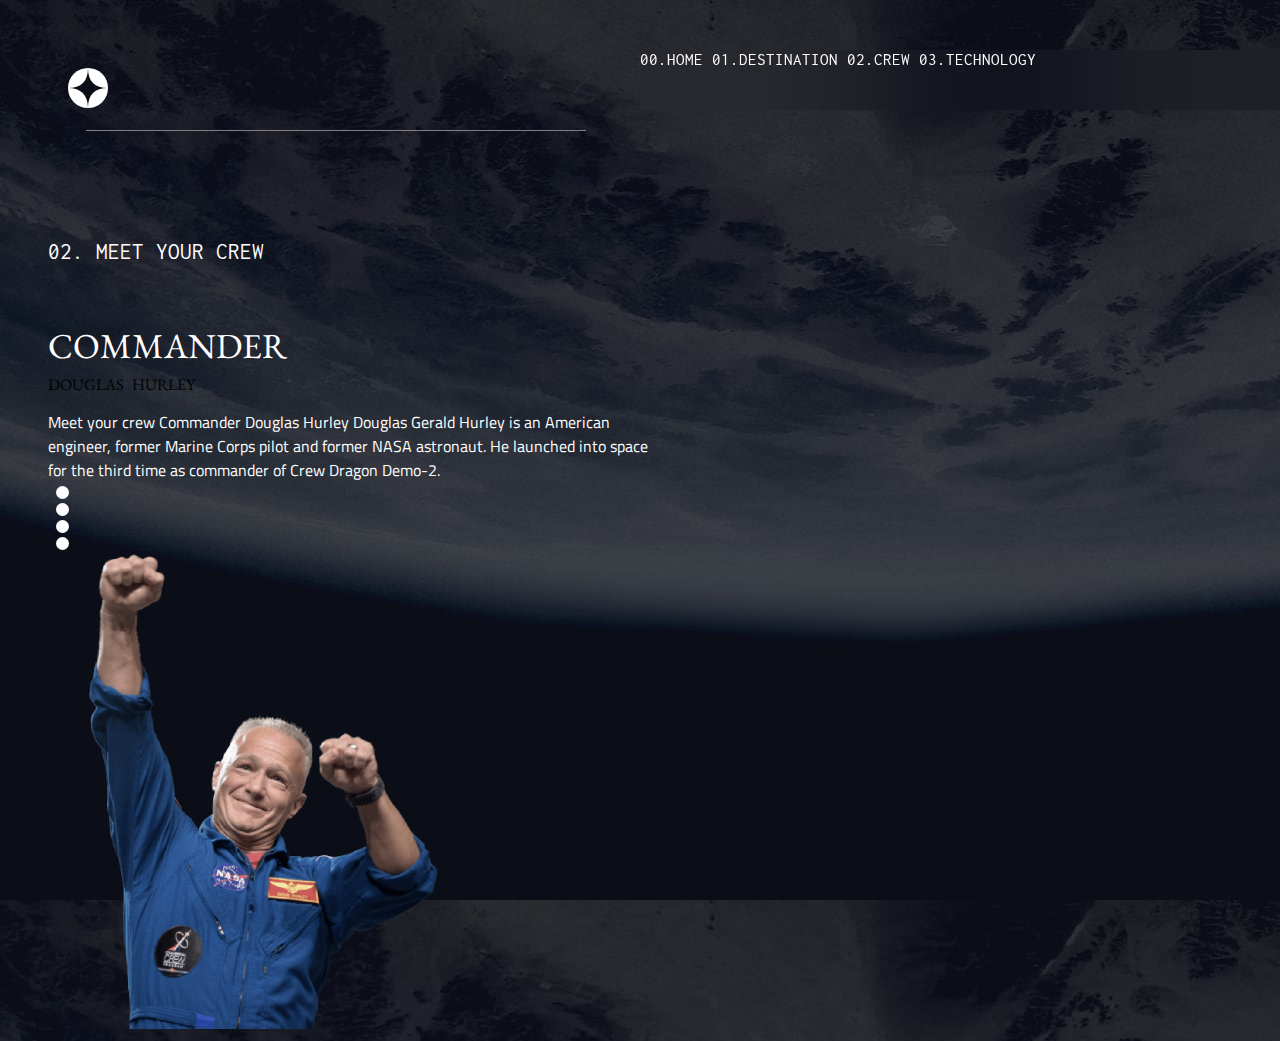
<file: crew-1.html>
<!DOCTYPE html>
<html>
<head>
	<meta charset="utf-8">
	<title>Crew-1</title>
	<link rel="stylesheet" type="text/css" href="crew-1.css">
	<link rel="icon" type="image/css" href="favicon.png">
	<link href="https://cdn.jsdelivr.net/npm/bootstrap@5.1.3/dist/css/bootstrap.min.css" rel="stylesheet" integrity="sha384-1BmE4kWBq78iYhFldvKuhfTAU6auU8tT94WrHftjDbrCEXSU1oBoqyl2QvZ6jIW3" crossorigin="anonymous">

</head>
<body>
	<div class="header d-flex flex-row">
		<div class="img-con">
			<img src="logo.svg" style="width:40px; height: 40px;" class="me-auto">
		</div>
		<div class="hori-cont">
			<div class="hori"></div>
		</div>
		<div href="" onclick="menubar()" class="menu-bar-icon">
			<div></div>
			<div></div>
			<div></div>
		</div>
	</div>
	<div class="navi-bar d-flex justify-content-evenly">
		<a href="index.html" class="navi-but mx-3 ">00.HOME</a>
		<a href="destination-1.html" class="navi-but mx-3">01.DESTINATION</a>			
		<a href="crew-1.html" class="navi-but mx-3 ">02.CREW</a>
		<a href="#" class="navi-but mx-3 ">03.TECHNOLOGY</a>
		
	</div>
	<div class="menu-bar d-flex flex-column">
		<a href="index.html" class="menu-but">00.HOME</a>
		<a href="destination-1.html" class="menu-but">01.DESTINATION</a>			
		<a href="crew-1.html" class="menu-but">02.CREW</a>
		<a href="" class="menu-but">03.TECHNOLOGY</a>
	</div>

	<div class="bod-cont d-flex">
		<div class="crew-text">
			<div class="text-1">02. MEET YOUR CREW</div>
			<div class="text-2">COMMANDER</div>
			<div class="text-3">DOUGLAS&nbsp;&nbsp; HURLEY</div>
			<div class="text-4">Meet your crew Commander Douglas Hurley Douglas Gerald Hurley is an American engineer, former Marine Corps pilot and former NASA astronaut. He launched into space for the third time as commander of Crew Dragon Demo-2.</div>
			<div class="bullets d-flex flex-row justify-content-center my-5">
				<div class="dot" onclick="change(0)"></div>
				<div class="dot" onclick="change(1)"></div>
				<div class="dot" onclick="change(2)"></div>
				<div class="dot" onclick="change(3)"></div>
			</div>
		</div>
		<div class="crew-img">
			<img src="image-crew-1.png">
		</div>
		<div class="crew-text">
			<div class="text-1">02. MEET YOUR CREW</div>
			<div class="text-2">ENGINEER</div>
			<div class="text-3">ANOUSHEH&nbsp;&nbsp; ANSARI</div>
			<div class="text-4">Flight Engineer Anousheh Ansari, Anousheh Ansari is an Iranian American engineer and co-founder of Prodea Systems. Ansari was the fourth self-funded space tourist, the first self-funded woman to fly to the ISS, and the first Iranian in space.</div>
			<div class="bullets d-flex flex-row justify-content-center my-5">
				<div class="dot" onclick="change(0)"></div>
				<div class="dot" onclick="change(1)"></div>
				<div class="dot" onclick="change(2)"></div>
				<div class="dot" onclick="change(3)"></div>
			</div>
		</div>
		<div class="crew-img">
			<img src="image-anousheh-ansari.png">
		</div>
		<div class="crew-text">
			<div class="text-1">02. MEET YOUR CREW</div>
			<div class="text-2">PILOT</div>
			<div class="text-3">VICTOR&nbsp;&nbsp; GLOVER</div>
			<div class="text-4">Pilot Victor Glover Pilot on the first operational flight of the SpaceX Crew Dragon to the International Space Station. Glover is a commander in the U.S. Navy where he pilots an F/A-18.He was a crew member of Expedition 64, and served as a station systems flight engineer.
			</div>
			<div class="bullets d-flex flex-row justify-content-center my-5">
				<div class="dot" onclick="change(0)"></div>
				<div class="dot" onclick="change(1)"></div>
				<div class="dot" onclick="change(2)"></div>
				<div class="dot" onclick="change(3)"></div>
			</div>
		</div>
		<div class="crew-img">
			<img src="image-victor-glover.png">
		</div>
		<div class="crew-text">
			<div class="text-1">02. MEET YOUR CREW</div>
			<div class="text-2">PILOT</div>
			<div class="text-3">MARK&nbsp;&nbsp; SHUTTLEWORTH</div>
			<div class="text-4">Mark Richard Shuttleworth is the founder and CEO of Canonical, the company behind the Linux-based Ubuntu operating system. Shuttleworth became the first South African to travel to space as a space tourist.
			</div>
			<div class="bullets d-flex flex-row justify-content-center my-5">
				<div class="dot" onclick="change(0)"></div>
				<div class="dot" onclick="change(1)"></div>
				<div class="dot" onclick="change(2)"></div>
				<div class="dot" onclick="change(3)"></div>
			</div>
		</div>
		<div class="crew-img">
			<img src="image-mark-shuttleworth.png">
		</div>
	</div>

<script type="text/javascript" src="crew-1.js"></script>
</body>
</html>
</file>
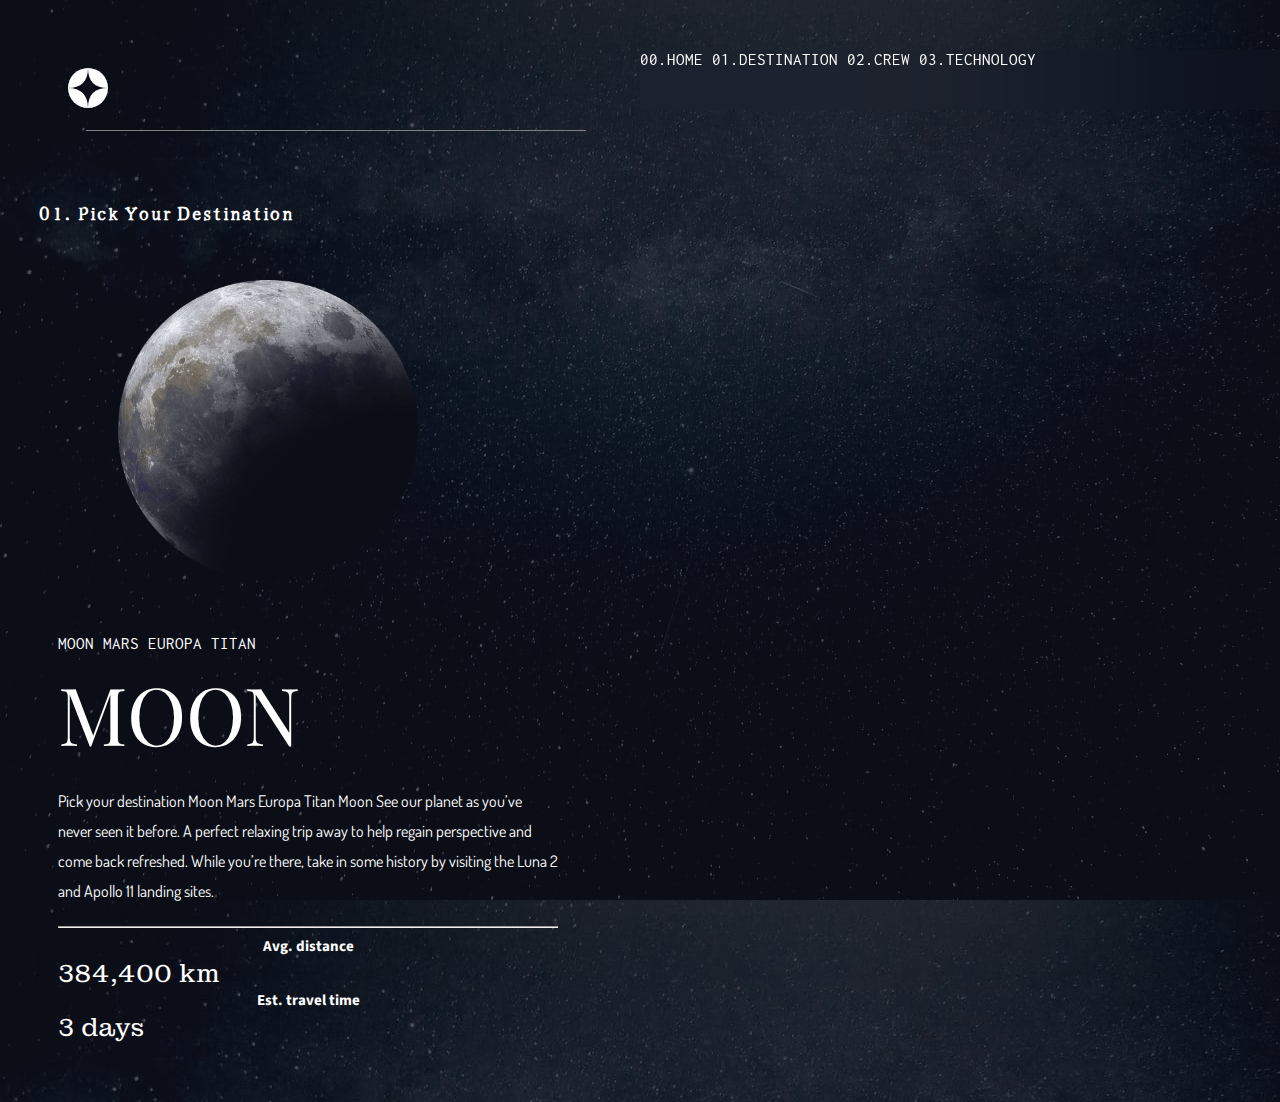
<file: destination-1.html>
<!DOCTYPE html>
<html>
<head>
	<meta charset="utf-8">
	<title>
		destination-moon
	</title>


	<link rel="icon" type="image/css" href="favicon.png">
	<link rel="stylesheet" type="text/css" href="destination-1.css">
	<link href="https://cdn.jsdelivr.net/npm/bootstrap@5.1.3/dist/css/bootstrap.min.css" rel="stylesheet" integrity="sha384-1BmE4kWBq78iYhFldvKuhfTAU6auU8tT94WrHftjDbrCEXSU1oBoqyl2QvZ6jIW3" crossorigin="anonymous">
</head>
<body>
	<div class="header d-flex flex-row">
		<div class="img-con">
			<img src="logo.svg" style="width:40px; height: 40px;" class="me-auto">
		</div>
		<div class="hori-cont">
			<div class="hori"></div>
		</div>
		<div href="" onclick="menubar()" class="menu-bar-icon">
			<div></div>
			<div></div>
			<div></div>
		</div>
	</div>
	<div class="navi-bar d-flex flex-row justify-content-evenly">
		<a href="index.html" class="navi-but mx-3 ">00.HOME</a>
		<a href="destination-1.html"class="navi-but mx-3">01.DESTINATION</a>			
		<a href="crew-1.html" class="navi-but mx-3 ">02.CREW</a>
		<a href="#" class="navi-but mx-3 ">03.TECHNOLOGY</a>
	</div>
	<div class="menu-bar d-flex flex-column">
		<a href="index.html" class="menu-but">00.HOME</a>
		<a href="destination-1.html" class="menu-but">01.DESTINATION</a>			
		<a href="crew-1.html" class="menu-but">02.CREW</a>
		<a href="" class="menu-but">03.TECHNOLOGY</a>
	</div>


	<div class="bod-container d-flex justify-content-center">
		<div class="plan-body d-flex flex-column">
			<h3 class="text-1">01. Pick Your Destination</h3>
			<div class="img-bod">
				<img src="image-moon.png" style="width:300px; height: 300px;">
			</div>
		</div>
		<div class="text-body d-flex flex-column ">
			<div class="navi-bar-plan d-flex flex-row justify-content-between">
				<a href="destination-1.html" class="navi-but-plan me-3">MOON</a>
				<a href="destination-2.html" class="navi-but-plan mx-3">MARS</a>
				<a href="destination-3.html" class="navi-but-plan mx-3">EUROPA</a>
				<a href="destination-4.html" class="navi-but-plan mx-3">TITAN</a>
			</div>
			<div class="plan-name ">MOON</div>
			<div class="plan-text">Pick your destination Moon Mars Europa Titan Moon See our planet as you’ve never seen it before. A perfect relaxing trip away to help regain perspective and come back refreshed. While you’re there, take in some history by visiting the Luna 2 and Apollo 11 landing sites.</div>
			<hr style="color:white;">
			<div class="distance d-flex flex-row">
				<div class="distance-cont">
					<div class="bot-text-1">Avg. distance</div><div class="bot-text-2">384,400 km</div>
				</div>
				<div class="distance-cont">
					<div class="bot-text-1">Est. travel time</div> <div class="bot-text-2">3 days</div>
				</div>
			</div>
		</div>
	</div>

<script type="text/javascript" src="destination-1.js"></script>
</body>
</html>
</file>
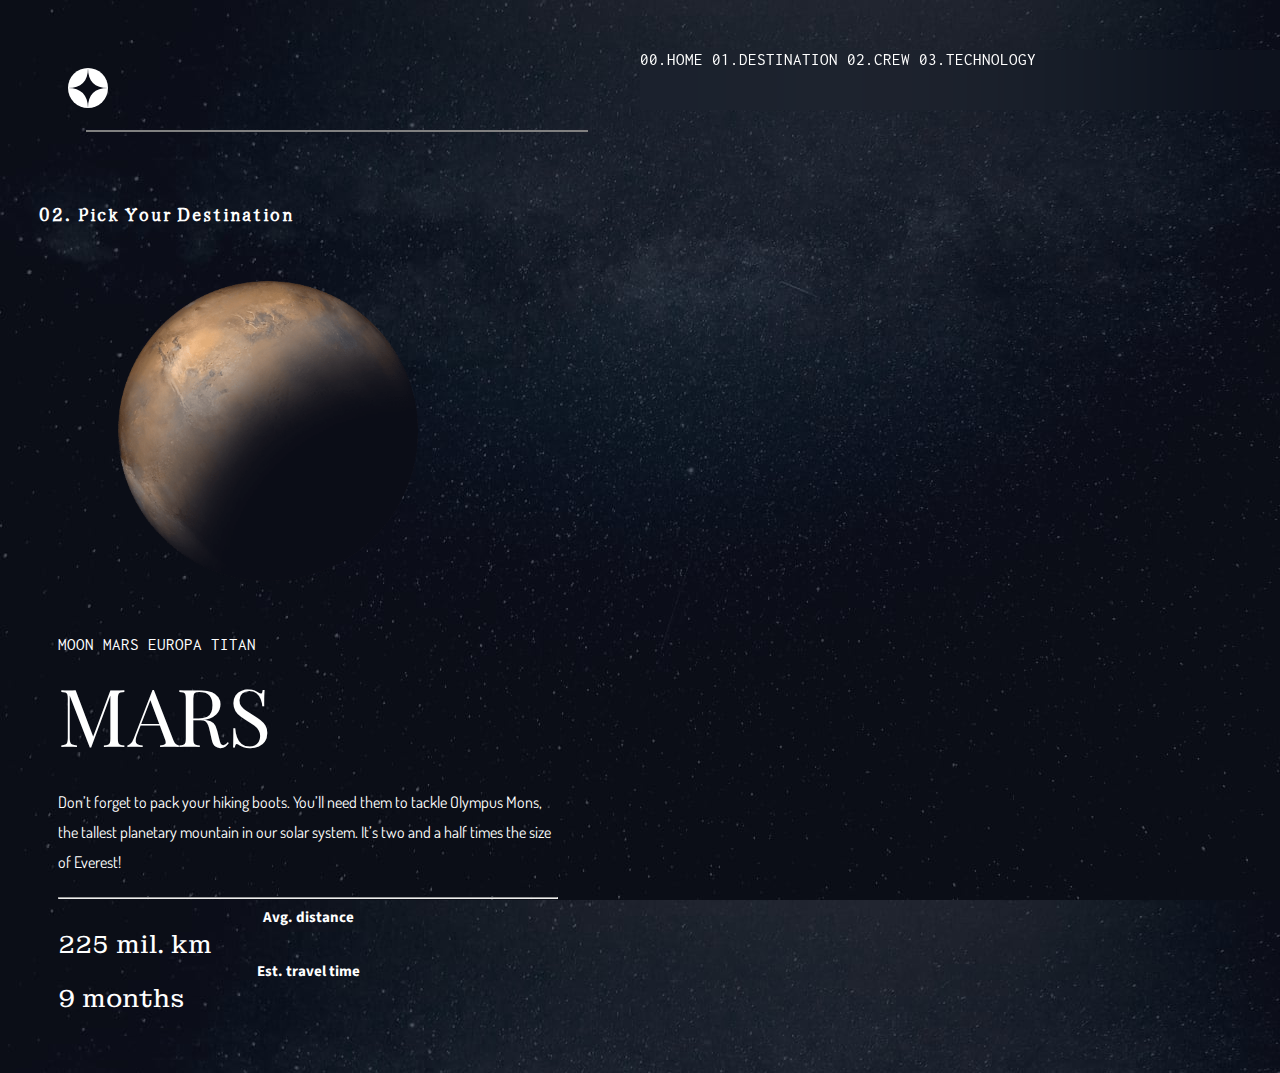
<file: destination-2.html>
<!DOCTYPE html>
<html>
<head>
	<meta charset="utf-8">
	<title>
		destination-mars
	</title>


	<link rel="icon" type="image/css" href="favicon.png">
	<link rel="stylesheet" type="text/css" href="destination-2.css">
	<link href="https://cdn.jsdelivr.net/npm/bootstrap@5.1.3/dist/css/bootstrap.min.css" rel="stylesheet" integrity="sha384-1BmE4kWBq78iYhFldvKuhfTAU6auU8tT94WrHftjDbrCEXSU1oBoqyl2QvZ6jIW3" crossorigin="anonymous">
</head>
<body>
	<div class="header d-flex flex-row justify-content-start">
		<div class="img-con">
			<img src="logo.svg" style="width:40px; height: 40px;" class="me-auto">
		</div>
		<div class="hori-cont">
			<div class="hori"></div>
		</div>
	</div>
	<div class="navi-bar d-flex flex-row justify-content-evenly">
		<a href="index.html" class="navi-but mx-3 ">00.HOME</a>
		<a href="destination-1.html"class="navi-but mx-3">01.DESTINATION</a>			
		<a href="crew-1.html" class="navi-but mx-3 ">02.CREW</a>
		<a href="#" class="navi-but mx-3 ">03.TECHNOLOGY</a>
	</div>


	<div class="bod-container d-flex justify-content-center">
		<div class="plan-body d-flex flex-column">
			<h3 class="text-1">02. Pick Your Destination</h3>
			<div class="img-bod">
				<img src="image-mars.png" style="width:300px; height: 300px;">
			</div>
		</div>
		<div class="text-body d-flex flex-column ">
			<div class="navi-bar-plan d-flex flex-row justify-content-between">
				<a href="destination-1.html" class="navi-but-plan me-3">MOON</a>
				<a href="destination-2.html" class="navi-but-plan mx-3">MARS</a>
				<a href="destination-3.html" class="navi-but-plan mx-3">EUROPA</a>
				<a href="destination-4.html" class="navi-but-plan mx-3">TITAN</a>
			</div>
			<div class="plan-name ">MARS</div>
			<div class="plan-text">Don’t forget to pack your hiking boots. You’ll need them to tackle Olympus Mons, the tallest planetary mountain in our solar system. It’s two and a half times the size of Everest!
			</div>
			<hr style="color:white;">
			<div class="distance d-flex flex-row">
				<div class="distance-cont">
					<div class="bot-text-1">Avg. distance</div><div class="bot-text-2">225 mil. km</div>
				</div>
				<div class="distance-cont">
					<div class="bot-text-1">Est. travel time</div> <div class="bot-text-2">9 months</div>
				</div>
			</div>
		</div>
	</div>


</body>
</html>
</file>
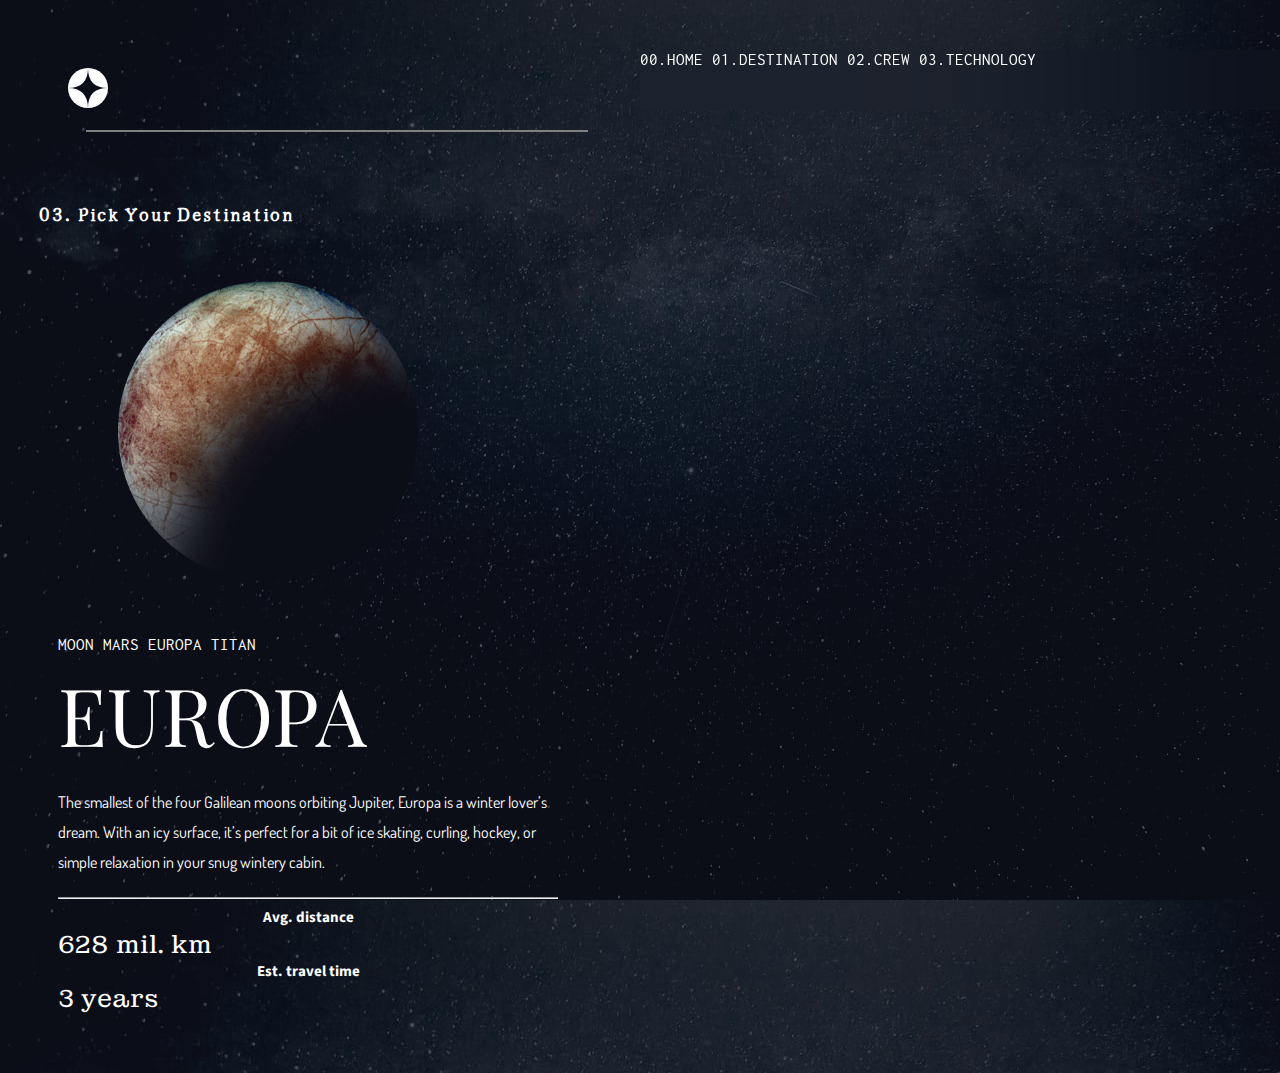
<file: destination-3.html>
<!DOCTYPE html>
<html>
<head>
	<meta charset="utf-8">
	<title>
		destination-europa
	</title>


	<link rel="icon" type="image/css" href="favicon.png">
	<link rel="stylesheet" type="text/css" href="destination-2.css">
	<link href="https://cdn.jsdelivr.net/npm/bootstrap@5.1.3/dist/css/bootstrap.min.css" rel="stylesheet" integrity="sha384-1BmE4kWBq78iYhFldvKuhfTAU6auU8tT94WrHftjDbrCEXSU1oBoqyl2QvZ6jIW3" crossorigin="anonymous">
</head>
<body>
	<div class="header d-flex flex-row justify-content-start">
		<div class="img-con">
			<img src="logo.svg" style="width:40px; height: 40px;" class="me-auto">
		</div>
		<div class="hori-cont">
			<div class="hori"></div>
		</div>
	</div>
	<div class="navi-bar d-flex flex-row justify-content-evenly">
		<a href="index.html" class="navi-but mx-3 ">00.HOME</a>
		<a href="destination-1.html"class="navi-but mx-3">01.DESTINATION</a>			
		<a href="crew-1.html" class="navi-but mx-3 ">02.CREW</a>
		<a href="#" class="navi-but mx-3 ">03.TECHNOLOGY</a>
	</div>


	<div class="bod-container d-flex justify-content-center">
		<div class="plan-body d-flex flex-column">
			<h3 class="text-1">03. Pick Your Destination</h3>
			<div class="img-bod">
				<img src="image-europa.png" style="width:300px; height: 300px;">
			</div>
		</div>
		<div class="text-body d-flex flex-column ">
			<div class="navi-bar-plan d-flex flex-row justify-content-between">
				<a href="destination-1.html" class="navi-but-plan me-3">MOON</a>
				<a href="destination-2.html" class="navi-but-plan mx-3">MARS</a>
				<a href="destination-3.html" class="navi-but-plan mx-3">EUROPA</a>
				<a href="destination-4.html" class="navi-but-plan mx-3">TITAN</a>
			</div>
			<div class="plan-name ">EUROPA</div>
			<div class="plan-text">The smallest of the four Galilean moons orbiting Jupiter, Europa is a winter lover’s dream. With an icy surface, it’s perfect for a bit of ice skating, curling, hockey, or simple relaxation in your snug wintery cabin.
			</div>
			<hr style="color:white;">
			<div class="distance d-flex flex-row">
				<div class="distance-cont">
					<div class="bot-text-1">Avg. distance</div><div class="bot-text-2"> 628 mil. km </div>
				</div>
				<div class="distance-cont">
					<div class="bot-text-1">Est. travel time</div> <div class="bot-text-2">3 years</div>
				</div>
			</div>
		</div>
	</div>


</body>
</html>
</file>
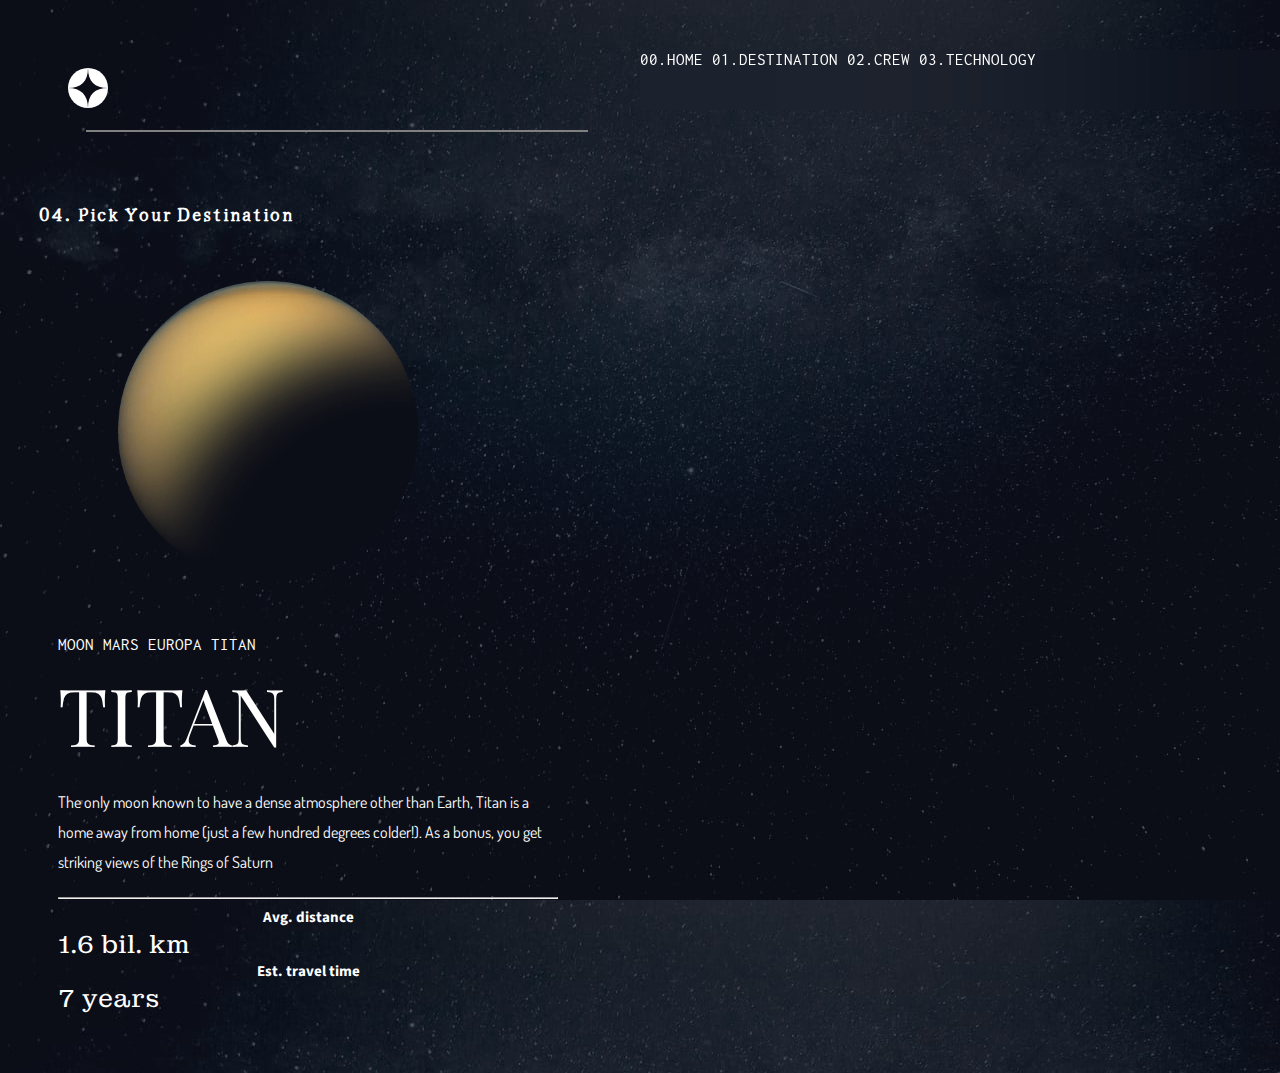
<file: destination-4.html>
<!DOCTYPE html>
<html>
<head>
	<meta charset="utf-8">
	<title>
		destination-europa
	</title>


	<link rel="icon" type="image/css" href="favicon.png">
	<link rel="stylesheet" type="text/css" href="destination-2.css">
	<link href="https://cdn.jsdelivr.net/npm/bootstrap@5.1.3/dist/css/bootstrap.min.css" rel="stylesheet" integrity="sha384-1BmE4kWBq78iYhFldvKuhfTAU6auU8tT94WrHftjDbrCEXSU1oBoqyl2QvZ6jIW3" crossorigin="anonymous">
</head>
<body>
	<div class="header d-flex flex-row justify-content-start">
		<div class="img-con">
			<img src="logo.svg" style="width:40px; height: 40px;" class="me-auto">
		</div>
		<div class="hori-cont">
			<div class="hori"></div>
		</div>
	</div>
	<div class="navi-bar d-flex flex-row justify-content-evenly">
		<a href="index.html" class="navi-but mx-3 ">00.HOME</a>
		<a href="destination-1.html"class="navi-but mx-3">01.DESTINATION</a>			
		<a href="crew-1.html" class="navi-but mx-3 ">02.CREW</a>
		<a href="#" class="navi-but mx-3 ">03.TECHNOLOGY</a>
	</div>


	<div class="bod-container d-flex justify-content-center">
		<div class="plan-body d-flex flex-column">
			<h3 class="text-1">04. Pick Your Destination</h3>
			<div class="img-bod">
				<img src="image-titan.png" style="width:300px; height: 300px;">
			</div>
		</div>
		<div class="text-body d-flex flex-column ">
			<div class="navi-bar-plan d-flex flex-row justify-content-between">
				<a href="destination-1.html" class="navi-but-plan me-3">MOON</a>
				<a href="destination-2.html" class="navi-but-plan mx-3">MARS</a>
				<a href="destination-3.html" class="navi-but-plan mx-3">EUROPA</a>
				<a href="destination-4.html" class="navi-but-plan mx-3">TITAN</a>
			</div>
			<div class="plan-name ">TITAN</div>
			<div class="plan-text"> The only moon known to have a dense atmosphere other than Earth, Titan is a home away from home (just a few hundred degrees colder!). As a bonus, you get striking views of the Rings of Saturn
			</div>
			<hr style="color:white;">
			<div class="distance d-flex flex-row">
				<div class="distance-cont">
					<div class="bot-text-1">Avg. distance</div><div class="bot-text-2">1.6 bil. km </div>
				</div>
				<div class="distance-cont">
					<div class="bot-text-1">Est. travel time</div> <div class="bot-text-2">7 years</div>
				</div>
			</div>
		</div>
	</div>


</body>
</html>
</file>
<file: crew-1.css>
@import url('https://fonts.googleapis.com/css2?family=Playfair+Display&display=swap');
@import url('https://fonts.googleapis.com/css2?family=Inconsolata:wght@200&family=Space+Mono&display=swap');
@import url('https://fonts.googleapis.com/css2?family=Roboto+Slab:wght@100&display=swap');
@import url('https://fonts.googleapis.com/css2?family=EB+Garamond&family=Yuji+Boku&display=swap');
@import url('https://fonts.googleapis.com/css2?family=Open+Sans:wght@300&display=swap');
@import url('https://fonts.googleapis.com/css2?family=Titillium+Web:wght@200&display=swap');


.navi-bar{
	flex-direction: row;
	position: absolute;
	right:0px;
	top:50px;
	height: 60px;
	width: 50%;
	backdrop-filter: blur(70px);
	color: white;
	font-family: 'Inconsolata', monospace;
	font-size: 17px; 
}
.navi-bar a{
	color:inherit;
	text-decoration: none;
}

.navi-bar a:hover{
	color:inherit;
	text-decoration: none;
	border-bottom: white 1px solid;
	
}
.navi-but{
	margin-top:14px;
}
.menu-bar-icon{
	cursor: pointer;
	display: flex;
	flex-direction: column;
	display: none;
}
.menu-bar-icon div{
	border: 2px solid white;
	height:3px;
	width:30px;
	color:white;
	margin:7px;

}
.menu-bar{
	text-align: center;
	backdrop-filter:blur(70px);
	display: none;
	animation-duration:2s; 
	
}
.menu-bar a{
	text-decoration: none;
	color: white;
	margin:10px;
	padding:10px;
	height: 50px;
	display:none;
	animation-duration: 3s;
	animation-fill-mode: forwards;
	opacity:0;
	font-size: 15px;
	color: white;
}
.menu-bar a:hover{
	color: white;
	border: 1px white solid;
} 


.header{
	padding:60px;
	padding-bottom: 30px;
	justify-content: flex-start;

}
.bod-cont{
	flex-direction: row;
}
.header img{
	height: 50px;
}
.hori-cont{
	padding:18px;
}
.hori{
	height: 0px;
	color: grey;
	width:500px;
	border-top:1px grey solid;
}
.crew-text{
	width:600px;
	padding:0px 40px;
	
	display: flex;
	flex-direction: column;
}
.crew-img{
	width: 450px;
	padding: 0px 80px;
	display: none;
}
.crew-img img{
	height:475px;
	width:350px;
}
.text-1{
	font-family: 'Inconsolata', monospace;
	color:white;
	font-size: 23px;
	margin: 60px 0px;
	display: none;
}
.text-2{
	font-family: 'EB Garamond', serif;
	font-size: 35px;
	color: white;
	margin-bottom: 6px;
	font-weight: 100;
	display: none;
}
.text-3{
	font-family: 'EB Garamond', serif;
	margin-bottom: 15px;
	display: none;
}
.text-4{
	color:white;
	font-size: 16px;
	font-family: 'Titillium Web', sans-serif;
	display: none;
}
.dot{
	background-color: white;
	height: 13px;
	width: 13px;
	border-radius: 100%;
	margin:4px 8px;
	cursor: pointer;	
	border:black 3px;
	display: none;
	border-style: none;
}

@keyframes menucont{
	from {height:0px;}
	to {height: 300px;}
}
@keyframes menutab{
	form {opacity:0;}
	to {opacity:1;}
}
@keyframes menucontup{
	from {height:300px;}
	to {height: 0px;}	
}


@media only screen and (min-width: 786px){
	body{
		background-image: url("comp-crew.jpg")
	}
	.bod-cont{
		justify-content: center;
	}
	.menu-bar{
		display: none;
	}
	.menu-bar a{
		display: none;
	}
}

@media only screen and (min-width: 786px) and (max-width:900px){
	.crew-img img{
		height:475px;
		width:320;
		margin-top: 60px;
		padding:0px;

	}
	.bod-cont{
		justify-content: space-evenly;
	}
	.navi-bar{
		font-size: 17px;
		width: 60%;
	}
	.menu-bar{
		display: none;
	}
	.menu-bar a{
		display: none;
	}

}

@media only screen and (min-width:425px) and (max-width: 786px){
	.bod-cont{
		flex-direction: column;
		align-items: center;
	}
	.crew-text{
		width: 100%;
		
	}
	body{
		background-image: url("background-crew-tablet.jpg")
	}
	.crew-img{
		width: 100%;
		text-align: center;
	}
	.crew-img img{
		height: 400px;

	}
	.navi-bar{
		font-size: 15px;
		display: none;
		backdrop-filter: blur(0px);
		width:0px;
	}
	.navi-but{
		display: none;
	}
	
	.hori{
		display: none;
	}
	.header{
		justify-content: space-between;
	}
	.menu-bar-icon{
		display: block;
	}
	.text-1{
		text-align: center;
		margin-bottom: 40px;
		margin-top: 30px;
	}
	.text-2{
		text-align: center;
	}
	.text-3{
		text-align: center;
		margin-bottom: 10px;
	}
	

}
</file>
<file: destination-1.css>
@import url('https://fonts.googleapis.com/css2?family=Playfair+Display&display=swap');
@import url('https://fonts.googleapis.com/css2?family=Inconsolata:wght@200&family=Space+Mono&display=swap');
@import url('https://fonts.googleapis.com/css2?family=Roboto+Slab:wght@100&display=swap');
@import url('https://fonts.googleapis.com/css2?family=Yuji+Syuku&display=swap');
@import url('https://fonts.googleapis.com/css2?family=Playfair+Display&display=swap');
@import url('https://fonts.googleapis.com/css2?family=Dosis:wght@200&display=swap');
@import url('https://fonts.googleapis.com/css2?family=Source+Sans+Pro:wght@200&display=swap');
@import url('https://fonts.googleapis.com/css2?family=Montagu+Slab:wght@100&display=swap');



.navi-bar a{
	color:inherit;
	text-decoration: none;
}

.navi-bar a:hover{
	color:inherit;
	text-decoration: none;
	border-bottom: white 1px solid;
}
.
.sample-color{
	background-color: red;
}
.navi-bar{
	position: absolute;
	right:0px;
	top:50px;
	height: 60px;
	backdrop-filter: blur(70px);
	color: white;
	font-family: 'Inconsolata', monospace;
	font-size: 17px;
	width: 50%;
}
.navi-bar-plan{
	height:25px;
	width:50%;
	color: white;
	font-family: 'Inconsolata', monospace;
	font-size:17px;
}
.navi-bar-plan a{
	color:inherit;
	text-decoration: none;
}

.navi-bar-plan a:hover{
	color:inherit;
	text-decoration: none;
	border-bottom: white 1px solid;
}

.navi-but{
	margin-top:14px;
}
.menu-bar-icon{
	cursor: pointer;
	display: flex;
	flex-direction: column;
	display: none;
}
.menu-bar-icon div{
	border: 2px solid white;
	height:3px;
	width:30px;
	color:white;
	margin:7px;

}
.menu-bar{
	text-align: center;
	backdrop-filter:blur(70px);
	display: none;
	animation-duration:2s; 
	
}
.menu-bar a{
	text-decoration: none;
	color: white;
	margin:10px;
	padding:10px;
	height: 50px;
	display:none;
	animation-duration: 3s;
	animation-fill-mode: forwards;
	opacity:0;

}
.menu-bar a:hover{
	color: white;
	border: 1px white solid;
} 
.header img{
	height: 50px;
}
.hori-cont{
	padding:18px;
}
.header{
	padding:60px;
	padding-bottom:30px;
	justify-content: flex-start;

}
.hori{
	height: 0px;
	color: grey;
	width:500px;
	border-top:0.1px grey solid;
}

.bod-container{
	flex-direction: row;
}
.plan-body{
	width:500px;
	margin-left: 30px;

}
.img-bod{
	padding-left:80px;
	padding-top: 40px;
}

.text-body{
	width:500px;
	padding:50px;
}
.text-1{
	color:white;
	font-family: 'Yuji Syuku', serif;
	margin-bottom:15px;
}
.plan-name{
	color:white;
	font-family: 'Playfair Display', serif;
	font-size:80px;
	
}
.plan-text{
	color:white;
	font-family: 'Dosis', sans-serif;
	line-height: 30px;
	margin: 20px 0px;
}
.distance{
	justify-content: space-around;
}
.bot-text-1{

	text-align: center;
	font-size: 15px;
	color:white;
	font-weight: bold;
	font-family: 'Source Sans Pro', sans-serif;
}
.bot-text-2{
	color:white;
	font-size: 25px;
	font-family: 'Montagu Slab', serif;
}


@keyframes menucont{
	from {height:0px;}
	to {height: 300px;}
}
@keyframes menutab{
	form {opacity:0;}
	to {opacity:1;}
}
@keyframes movetextdown{
	from {top:130px;}
	to {top:430px;}
}
@keyframes movetextup{
	from {top:430px;}
	to {top:130px;}
}
@keyframes menucontup{
	from {height:300px;}
	to {height: 0px;}
}





























@media (min-width: 786px){
	body{
		background-image: url("background-destination-comp.jpg")
	}
}

@media (min-width:786px) and (max-width: 950px){
	
	.navi-bar{
	padding-top: 5px;
	height: 60px;
	width: 60%;
	backdrop-filter: blur(70px);
	color: white;
	font-family: 'Inconsolata', monospace;
	font-size: 17px;
}

}
@media only screen and (min-width:425px) and (max-width:786px){
	.navi-bar{
		font-size: 15px;
		display: none;
		backdrop-filter: blur(0px);
		width:0px;
	}
	.navi-but{
		display: none;
	}
	.header{
		justify-content: space-between;
	}


	.navi-bar-plan{
		margin:20px auto 0px auto;
	}
	.hori-cont{
		display: none;
	}
	body{
		background-image: url("background-destination-tablet.jpg")
	}
	.bod-container{
		flex-direction: column;
		align-items: center;
		margin-top: 30px;
	}
	.text-body{
		padding: 20px;
	}
	.menu-bar-icon{
		display: block;
	}
	.text-1{
		position: absolute;
		top:130px;
		left:30px;
		
		animation-duration: 2s;
		animation-fill-mode: forwards;

	}
	.plan-name{
		text-align:center;
	}

}
</file>
<file: destination-2.css>
@import url('https://fonts.googleapis.com/css2?family=Playfair+Display&display=swap');
@import url('https://fonts.googleapis.com/css2?family=Inconsolata:wght@200&family=Space+Mono&display=swap');
@import url('https://fonts.googleapis.com/css2?family=Roboto+Slab:wght@100&display=swap');
@import url('https://fonts.googleapis.com/css2?family=Yuji+Syuku&display=swap');
@import url('https://fonts.googleapis.com/css2?family=Playfair+Display&display=swap');
@import url('https://fonts.googleapis.com/css2?family=Dosis:wght@200&display=swap');
@import url('https://fonts.googleapis.com/css2?family=Source+Sans+Pro:wght@200&display=swap');
@import url('https://fonts.googleapis.com/css2?family=Montagu+Slab:wght@100&display=swap');



.navi-bar a{
	color:inherit;
	text-decoration: none;
}

.navi-bar a:hover{
	color:inherit;
	text-decoration: none;
	border-bottom: white 1px solid;
}
.
.sample-color{
	background-color: red;
}
.navi-bar{
	position: absolute;
	right:0px;
	top:50px;
	height: 60px;
	backdrop-filter: blur(70px);
	color: white;
	font-family: 'Inconsolata', monospace;
	font-size: 17px;
	width: 50%;
}
.navi-bar-plan{
	height:25px;
	width:50%;
	color: white;
	font-family: 'Inconsolata', monospace;
	font-size:17px;
}
.navi-bar-plan a{
	color:inherit;
	text-decoration: none;
}

.navi-bar-plan a:hover{
	color:inherit;
	text-decoration: none;
	border-bottom: white 1px solid;
}

.navi-but{
	margin-top:14px;
}
.header img{
	height: 50px;
}
.hori-cont{
	padding:18px;
}
.header{
	padding:60px;
	padding-bottom:30px;

}
.hori{
	height: 0px;
	color: grey;
	width:500px;
	border:0.1px grey solid;
}

.bod-container{
	flex-direction: row;
}
.plan-body{
	width:500px;
	margin-left: 30px;

}
.img-bod{
	padding-left:80px;
	padding-top: 40px;
}

.text-body{
	width:500px;
	padding:50px;
}
.text-1{
	color:white;
	font-family: 'Yuji Syuku', serif;
	margin-bottom:15px;
}
.plan-name{
	color:white;
	font-family: 'Playfair Display', serif;
	font-size:80px;
	
}
.plan-text{
	color:white;
	font-family: 'Dosis', sans-serif;
	line-height: 30px;
	margin: 20px 0px;
}
.distance{
	justify-content: space-around;
}
.bot-text-1{

	text-align: center;
	font-size: 15px;
	color:white;
	font-weight: bold;
	font-family: 'Source Sans Pro', sans-serif;
}
.bot-text-2{
	color:white;
	font-size: 25px;
	font-family: 'Montagu Slab', serif;
}



























@media (min-width: 786px){
	body{
		background-image: url("background-destination-comp.jpg")
	}
}

@media (min-width:786px) and (max-width: 950px){
	
	.navi-bar{
	padding-top: 5px;
	height: 60px;
	width: 60%;
	backdrop-filter: blur(70px);
	color: white;
	font-family: 'Inconsolata', monospace;
	font-size: 17px;
}

}
@media (max-width:786px){
	.navi-bar{
		padding-top: 5px;
		height: 60px;
		width: 70%;
		backdrop-filter: blur(70px);
		color: white;
		font-family: 'Inconsolata', monospace;
		font-size: 15px;
	}
	.navi-bar-plan{
		margin:20px auto 0px auto;
	}
	.hori-cont{
		display: none;
	}
	body{
		background-image: url("background-destination-tablet.jpg")
	}
	.bod-container{
		flex-direction: column;
		align-items: center;
		margin-top: 30px;
	}
	.text-body{
		padding: 20px;
		
		
	}
	.text-1{
		position: absolute;
		top:130px;
		left:30px;

	}
	.plan-name{
		text-align:center;
	}

}
</file>
